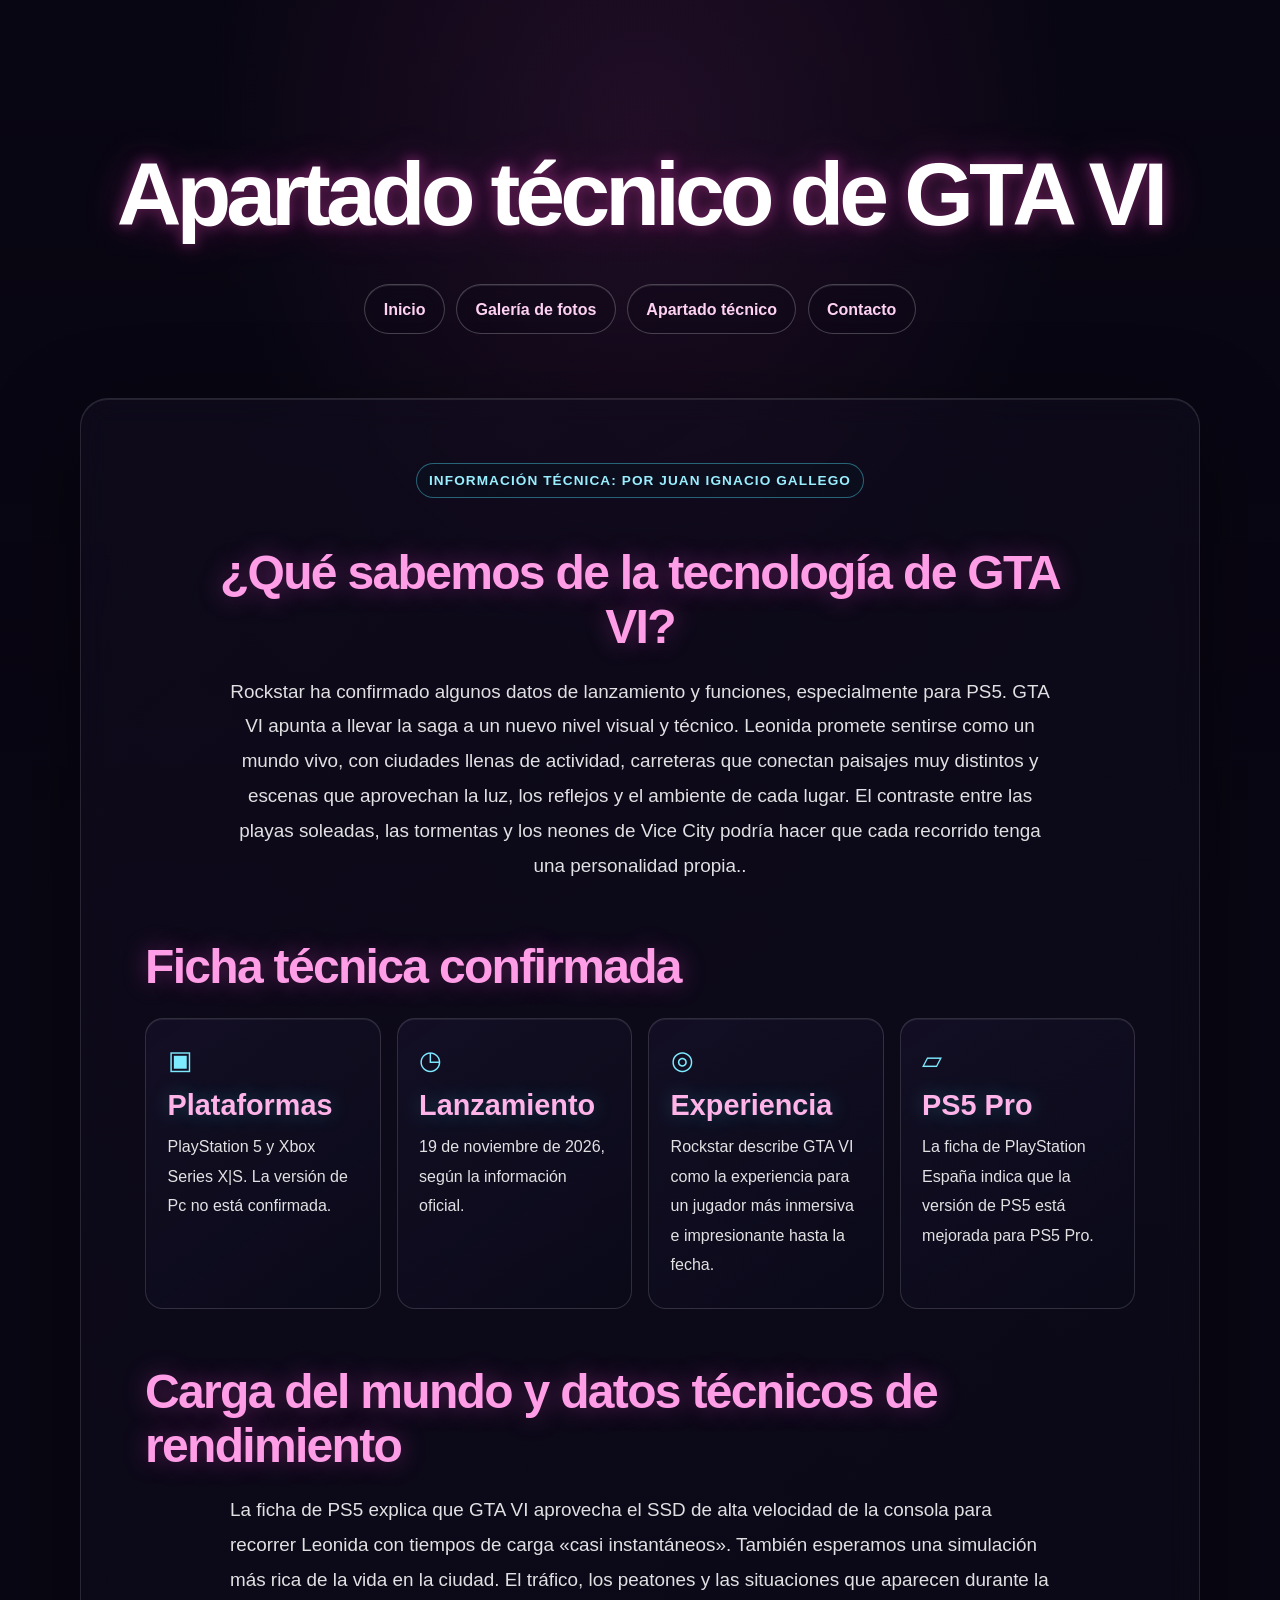
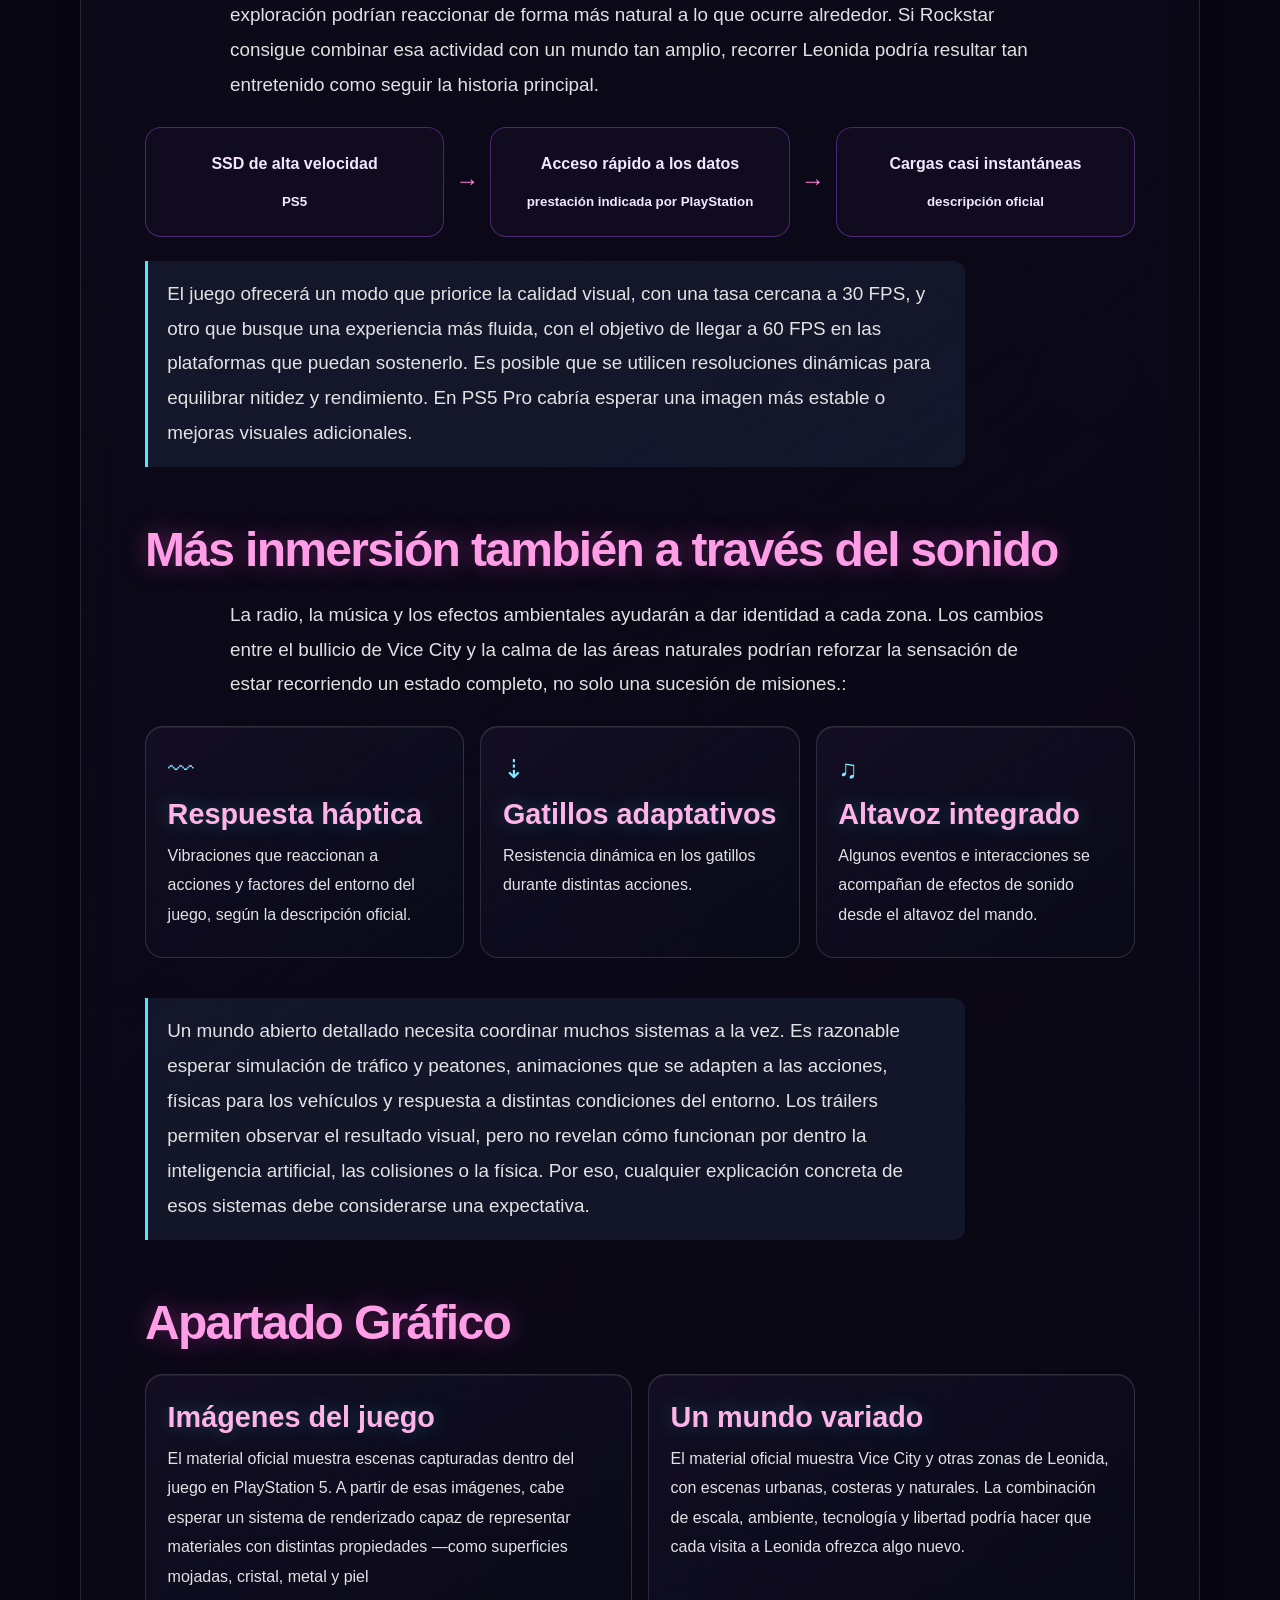
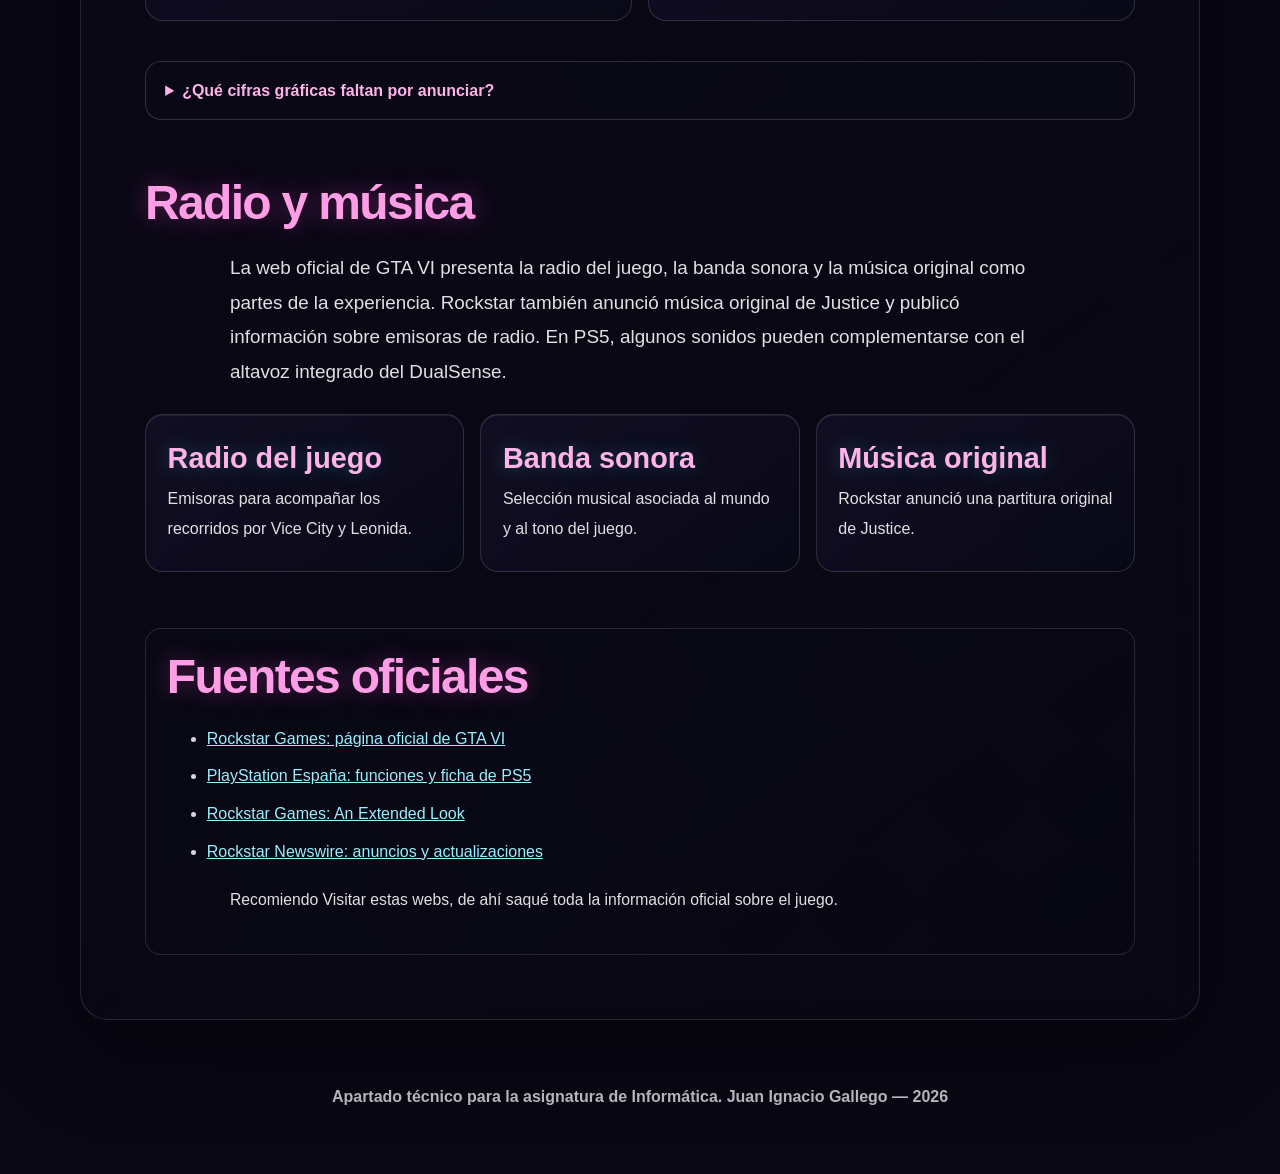
<file: apartado.html>
<!DOCTYPE html>
<html lang="es">
<head>
  <meta charset="UTF-8">
  <meta name="viewport" content="width=device-width, initial-scale=1.0">
  <meta name="theme-color" content="#090713">
  <title>Apartado técnico — GTA VI</title>
  <link rel="stylesheet" href="style.css">
  <style>
    .tech-intro { max-width: 850px; margin: 0 auto 3rem; text-align: center; }
    .tech-label { display: inline-block; padding: .35rem .75rem; border: 1px solid rgb(81 229 255 / 40%); border-radius: 999px; color: #9aefff; background: rgb(8 20 32 / 42%); font-size: .85rem; font-weight: 800; letter-spacing: .08em; text-transform: uppercase; }
    .tech-grid { display: grid; grid-template-columns: repeat(auto-fit, minmax(min(100%, 220px), 1fr)); gap: 1rem; margin: 1.5rem 0 2.5rem; }
    .tech-card { padding: 1.35rem; border: 1px solid rgb(255 255 255 / 14%); border-radius: 18px; background: linear-gradient(145deg, rgb(24 17 42 / 68%), rgb(8 12 26 / 55%)); box-shadow: inset 0 1px rgb(255 255 255 / 7%); }
    .tech-card h3 { margin: .3rem 0 .65rem; color: #ffb3e9; }
    .tech-card p { margin: .4rem 0; font-size: 1rem; }
    .tech-icon { display: block; margin-bottom: .5rem; color: #7deaff; font-size: 1.6rem; }
    .tech-section { margin: 3.5rem 0; }
    .tech-table-wrap { overflow-x: auto; margin: 1.3rem 0 1rem; border: 1px solid rgb(255 255 255 / 14%); border-radius: 16px; }
    .tech-table { width: 100%; border-collapse: collapse; min-width: 610px; background: rgb(10 9 24 / 44%); }
    .tech-table th, .tech-table td { padding: .9rem 1rem; border-bottom: 1px solid rgb(255 255 255 / 10%); text-align: left; vertical-align: top; }
    .tech-table th { color: #9aefff; background: rgb(81 229 255 / 8%); }
    .tech-table tr:last-child td { border-bottom: 0; }
    .tech-flow { display: grid; grid-template-columns: 1fr auto 1fr auto 1fr; align-items: stretch; gap: .7rem; margin: 1.5rem 0; }
    .tech-flow-item { display: grid; place-items: center; min-height: 110px; padding: 1rem; border: 1px solid rgb(168 85 247 / 38%); border-radius: 16px; background: rgb(22 15 38 / 58%); color: #f3e7ff; text-align: center; font-weight: 750; }
    .tech-flow-arrow { align-self: center; color: #ff82dc; font-size: 1.5rem; }
    .tech-note { margin: 1rem 0; padding: 1rem 1.2rem; border-left: 3px solid var(--neon-cyan); border-radius: 0 12px 12px 0; background: rgb(30 37 60 / 52%); color: rgb(255 255 255 / 88%); }
    .tech-details { margin: 1.5rem 0; border: 1px solid rgb(255 255 255 / 16%); border-radius: 16px; background: rgb(12 9 24 / 48%); }
    .tech-details summary { padding: 1rem 1.2rem; color: #ffb3e9; font-weight: 800; cursor: pointer; }
    .tech-details[open] summary { border-bottom: 1px solid rgb(255 255 255 / 12%); }
    .tech-details ul { padding: 0 1.2rem 1rem 2.5rem; }
    .tech-sources { padding: 1.3rem; border: 1px solid rgb(255 255 255 / 12%); border-radius: 16px; background: rgb(9 9 22 / 45%); }
    .tech-sources a { color: #9aefff; }
    .tech-sources li { margin: .55rem 0; }
    @media (max-width: 680px) { .tech-flow { grid-template-columns: 1fr; } .tech-flow-arrow { justify-self: center; transform: rotate(90deg); } }
  </style>
</head>
<body>
  <header>
    <h1>Apartado técnico de GTA VI</h1>
    <nav aria-label="Navegación principal">
      <a class="neon-hover" href="index.html">Inicio</a>
      <a class="neon-hover" href="galeria.html">Galería de fotos</a>
      <a class="neon-hover" href="apartado.html" aria-current="page">Apartado técnico</a>
      <a class="neon-hover" href="contacto.html">Contacto</a>
    </nav>
  </header>
  <main>
    <section class="tech-intro">
      <span class="tech-label">Información técnica: por Juan Ignacio Gallego</span>
      <h2>¿Qué sabemos de la tecnología de GTA VI?</h2>
      <p>Rockstar ha confirmado algunos datos de lanzamiento y funciones, especialmente para PS5. GTA VI apunta a llevar la saga a un nuevo nivel visual y técnico. Leonida promete sentirse como un mundo vivo, con ciudades llenas de actividad, carreteras que conectan paisajes muy distintos y escenas que aprovechan la luz, los reflejos y el ambiente de cada lugar. El contraste entre las playas soleadas, las tormentas y los neones de Vice City podría hacer que cada recorrido tenga una personalidad propia..</p>
    </section>

    <section class="tech-section" aria-labelledby="resumen">
      <h2 id="resumen">Ficha técnica confirmada</h2>
      <div class="tech-grid">
        <article class="tech-card"><span class="tech-icon" aria-hidden="true">▣</span><h3>Plataformas</h3><p>PlayStation 5 y Xbox Series X|S. La versión de Pc no está confirmada.</p></article>
        <article class="tech-card"><span class="tech-icon" aria-hidden="true">◷</span><h3>Lanzamiento</h3><p>19 de noviembre de 2026, según la información oficial.</p></article>
        <article class="tech-card"><span class="tech-icon" aria-hidden="true">◎</span><h3>Experiencia</h3><p>Rockstar describe GTA VI como la experiencia para un jugador más inmersiva e impresionante hasta la fecha.</p></article>
        <article class="tech-card"><span class="tech-icon" aria-hidden="true">▱</span><h3>PS5 Pro</h3><p>La ficha de PlayStation España indica que la versión de PS5 está mejorada para PS5 Pro.</p></article>
      </div>
      
    </section>

    <section class="tech-section" aria-labelledby="carga">
      <h2 id="carga">Carga del mundo y datos técnicos de rendimiento</h2>
      <p>La ficha de PS5 explica que GTA VI aprovecha el SSD de alta velocidad de la consola para recorrer Leonida con tiempos de carga «casi instantáneos». También esperamos una simulación más rica de la vida en la ciudad. El tráfico, los peatones y las situaciones que aparecen durante la exploración podrían reaccionar de forma más natural a lo que ocurre alrededor. Si Rockstar consigue combinar esa actividad con un mundo tan amplio, recorrer Leonida podría resultar tan entretenido como seguir la historia principal.</p>
      <div class="tech-flow" aria-label="Esquema de carga en PS5">
        <div class="tech-flow-item">SSD de alta velocidad<br><small>PS5</small></div><div class="tech-flow-arrow" aria-hidden="true">→</div>
        <div class="tech-flow-item">Acceso rápido a los datos<br><small>prestación indicada por PlayStation</small></div><div class="tech-flow-arrow" aria-hidden="true">→</div>
        <div class="tech-flow-item">Cargas casi instantáneas<br><small>descripción oficial</small></div>
      </div>
      <p class="tech-note">El juego ofrecerá un modo que priorice la calidad visual, con una tasa cercana a 30 FPS, y otro que busque una experiencia más fluida, con el objetivo de llegar a 60 FPS en las plataformas que puedan sostenerlo. Es posible que se utilicen resoluciones dinámicas para equilibrar nitidez y rendimiento. En PS5 Pro cabría esperar una imagen más estable o mejoras visuales adicionales.</p>
    </section>

    <section class="tech-section" aria-labelledby="dualsense">
      <h2 id="dualsense"> Más inmersión también a través del sonido
      </h2>
      <p>La radio, la música y los efectos ambientales ayudarán a dar identidad a cada zona. Los cambios entre el bullicio de Vice City y la calma de las áreas naturales podrían reforzar la sensación de estar recorriendo un estado completo, no solo una sucesión de misiones.:</p>
      <div class="tech-grid">
        <article class="tech-card"><span class="tech-icon" aria-hidden="true">〰</span><h3>Respuesta háptica</h3><p>Vibraciones que reaccionan a acciones y factores del entorno del juego, según la descripción oficial.</p></article>
        <article class="tech-card"><span class="tech-icon" aria-hidden="true">⇣</span><h3>Gatillos adaptativos</h3><p>Resistencia dinámica en los gatillos durante distintas acciones.</p></article>
        <article class="tech-card"><span class="tech-icon" aria-hidden="true">♫</span><h3>Altavoz integrado</h3><p>Algunos eventos e interacciones se acompañan de efectos de sonido desde el altavoz del mando.</p></article>
      </div>
      <p class="tech-note">Un mundo abierto detallado necesita coordinar muchos sistemas a la vez. Es razonable esperar simulación de tráfico y peatones, animaciones que se adapten a las acciones, físicas para los vehículos y respuesta a distintas condiciones del entorno. Los tráilers permiten observar el resultado visual, pero no revelan cómo funcionan por dentro la inteligencia artificial, las colisiones o la física. Por eso, cualquier explicación concreta de esos sistemas debe considerarse una expectativa.</p>
    </section>

    <section class="tech-section" aria-labelledby="imagen">
      <h2 id="imagen">Apartado Gráfico</h2>
      <div class="tech-grid">
        <article class="tech-card"><h3>Imágenes del juego</h3><p>El material oficial muestra escenas capturadas dentro del juego en PlayStation 5.  A partir de esas imágenes, cabe esperar un sistema de renderizado capaz de representar materiales con distintas propiedades —como superficies mojadas, cristal, metal y piel</p></article>
        <article class="tech-card"><h3>Un mundo variado</h3><p>El material oficial muestra Vice City y otras zonas de Leonida, con escenas urbanas, costeras y naturales. La combinación de escala, ambiente, tecnología y libertad podría hacer que cada visita a Leonida ofrezca algo nuevo.</p></article>
        
      </div>
      <details class="tech-details">
        <summary>¿Qué cifras gráficas faltan por anunciar?</summary>
        <ul>
          <li>Resolución objetivo en cada consola.</li>
          <li>FPS y modos de rendimiento o calidad.</li>
          <li>Uso concreto de trazado de rayos y otras técnicas de iluminación.</li>
          <li>Requisitos mínimos o recomendados para PC y una posible fecha de esa versión.</li>
        </ul>
      </details>
    </section>

    <section class="tech-section" aria-labelledby="audio">
      <h2 id="audio">Radio y música</h2>
      <p>La web oficial de GTA VI presenta la radio del juego, la banda sonora y la música original como partes de la experiencia. Rockstar también anunció música original de Justice y publicó información sobre emisoras de radio. En PS5, algunos sonidos pueden complementarse con el altavoz integrado del DualSense.</p>
      <div class="tech-grid">
        <article class="tech-card"><h3>Radio del juego</h3><p>Emisoras para acompañar los recorridos por Vice City y Leonida.</p></article>
        <article class="tech-card"><h3>Banda sonora</h3><p>Selección musical asociada al mundo y al tono del juego.</p></article>
        <article class="tech-card"><h3>Música original</h3><p>Rockstar anunció una partitura original de Justice.</p></article>
      </div>
    </section>

   
    <section class="tech-sources" aria-labelledby="fuentes">
      <h2 id="fuentes">Fuentes oficiales</h2>
      <ul>
        <li><a href="https://www.rockstargames.com/VI" target="_blank" rel="noopener noreferrer">Rockstar Games: página oficial de GTA VI</a></li>
        <li><a href="https://www.playstation.com/es-es/games/grand-theft-auto-vi/" target="_blank" rel="noopener noreferrer">PlayStation España: funciones y ficha de PS5</a></li>
        <li><a href="https://www.rockstargames.com/VI/an-extended-look" target="_blank" rel="noopener noreferrer">Rockstar Games: An Extended Look</a></li>
        <li><a href="https://www.rockstargames.com/newswire/" target="_blank" rel="noopener noreferrer">Rockstar Newswire: anuncios y actualizaciones</a></li>
      </ul>
      <p><small> Recomiendo Visitar estas webs, de ahí saqué toda la información oficial sobre el juego.</small></p>
    </section>
  </main>
  <footer><p>Apartado técnico para la asignatura de Informática. Juan Ignacio Gallego — 2026</p></footer>
    <script src="script.js"></script>
  </body>
</html>
</file>
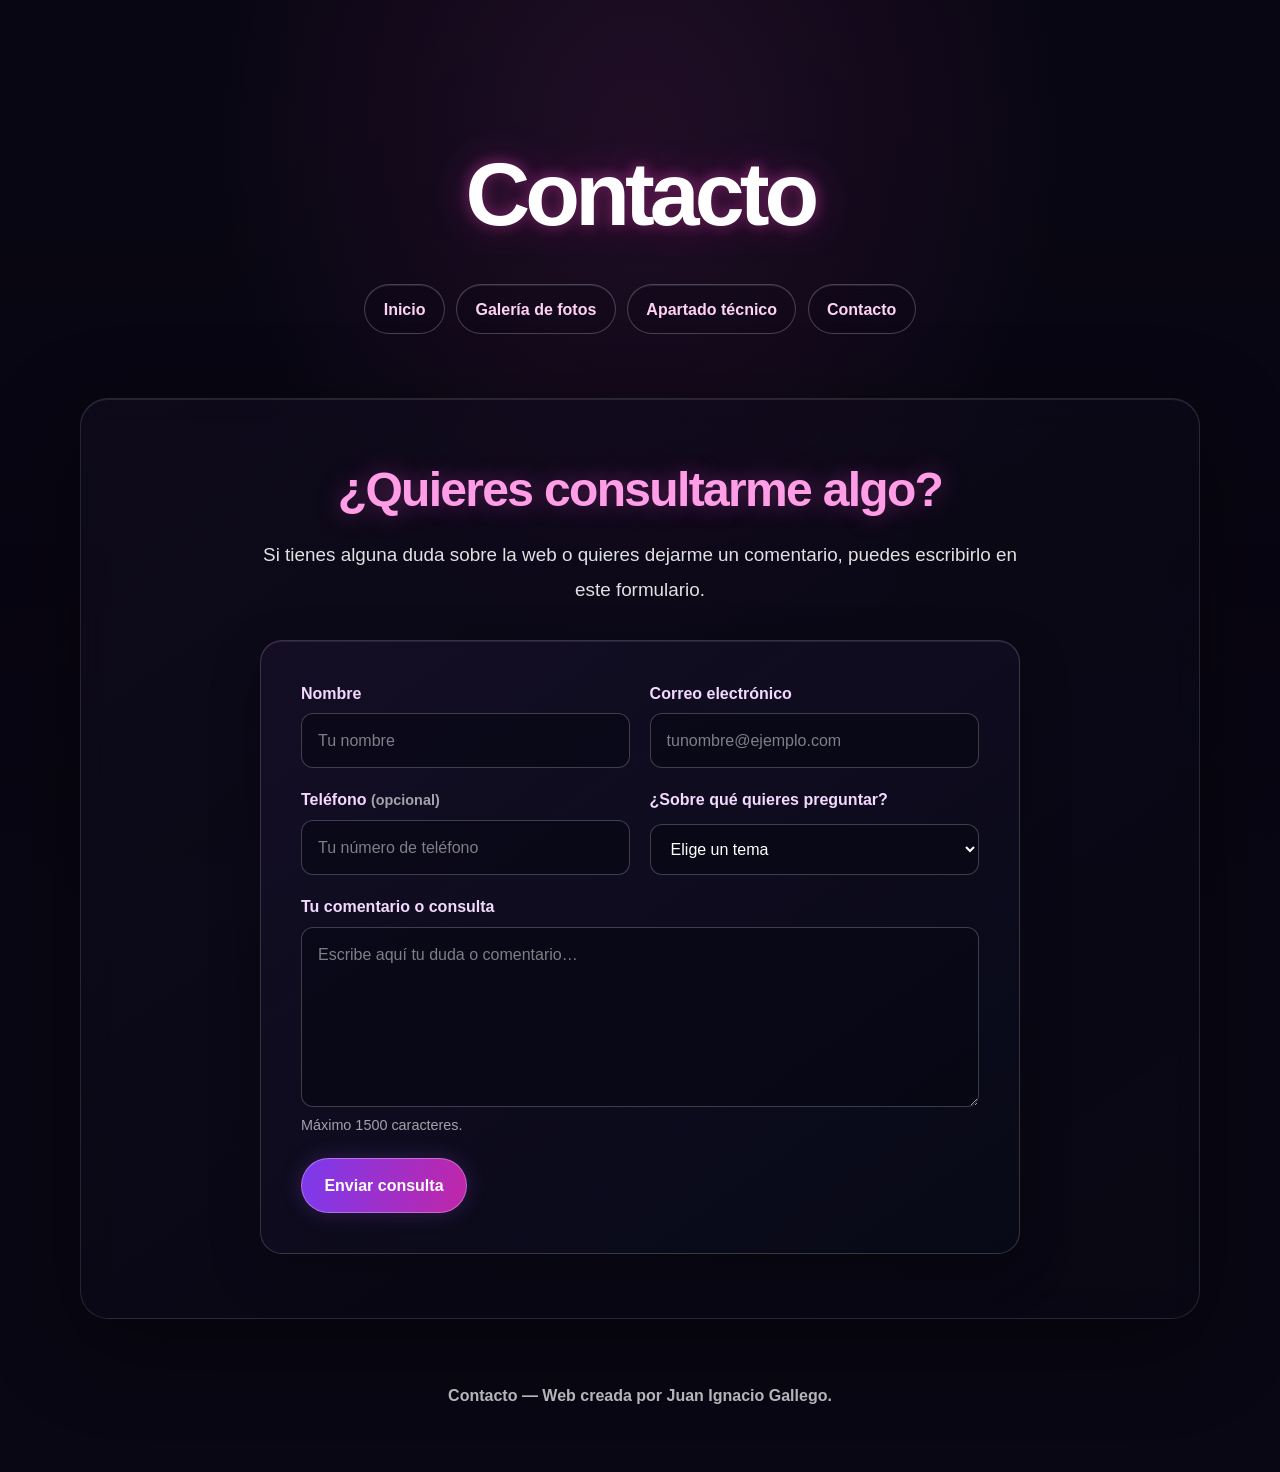
<file: contacto.html>
<!DOCTYPE html>
<html lang="es">
<head>
  <meta charset="UTF-8">
  <meta name="viewport" content="width=device-width, initial-scale=1.0">
  <meta name="theme-color" content="#090713">
  <title>Contacto — GTA VI</title>
  <link rel="stylesheet" href="style.css">
  <style>
    .contacto-intro { max-width: 760px; margin: 0 auto 2rem; text-align: center; }
    .formulario-contacto { max-width: 760px; margin: 0 auto; padding: clamp(1.2rem, 4vw, 2.5rem); border: 1px solid rgb(255 255 255 / 17%); border-radius: 22px; background: linear-gradient(145deg, rgb(24 17 42 / 70%), rgb(8 12 26 / 60%)); box-shadow: 0 18px 50px rgb(0 0 0 / 28%), inset 0 1px rgb(255 255 255 / 8%); }
    .campos-contacto { display: grid; grid-template-columns: repeat(2, minmax(0, 1fr)); gap: 1.2rem; }
    .campo { display: grid; gap: .45rem; }
    .campo-completo { grid-column: 1 / -1; }
    .campo label { color: #f3d9ff; font-weight: 750; }
    .campo input, .campo select, .campo textarea { width: 100%; padding: .85rem 1rem; border: 1px solid rgb(255 255 255 / 22%); border-radius: 12px; outline: none; background: rgb(7 8 19 / 58%); color: white; font: inherit; transition: border-color .2s ease, box-shadow .2s ease; }
    .campo input::placeholder, .campo textarea::placeholder { color: rgb(255 255 255 / 48%); }
    .campo select option { color: white; background: #151024; }
    .campo input:focus, .campo select:focus, .campo textarea:focus { border-color: var(--neon-cyan); box-shadow: 0 0 0 3px rgb(81 229 255 / 15%); }
    .campo textarea { min-height: 180px; resize: vertical; }
    .ayuda-campo { color: rgb(255 255 255 / 62%); font-size: .9rem; }
    .boton-enviar { margin-top: 1.3rem; padding: .85rem 1.4rem; border: 1px solid rgb(255 255 255 / 30%); border-radius: 999px; color: white; background: linear-gradient(100deg, #7c3aed, #c026a8); font: inherit; font-weight: 800; cursor: pointer; box-shadow: 0 0 22px rgb(168 85 247 / 22%); transition: transform .2s ease, box-shadow .2s ease; }
    .boton-enviar:hover, .boton-enviar:focus-visible { transform: translateY(-2px); box-shadow: 0 0 24px rgb(255 79 216 / 40%); }
    .aviso-formulario { margin: 1rem 0 0; padding: .9rem 1rem; border-left: 3px solid var(--neon-cyan); border-radius: 0 10px 10px 0; background: rgb(81 229 255 / 8%); color: rgb(255 255 255 / 88%); }
    .resultado-formulario { margin: 1rem 0 0; padding: 1rem; border: 1px solid rgb(255 79 216 / 42%); border-radius: 12px; background: rgb(50 15 48 / 45%); color: #ffe1f6; }
    @media (max-width: 620px) { .campos-contacto { grid-template-columns: 1fr; } .campo-completo { grid-column: auto; } }
  </style>
</head>
<body>
  <header>
    <h1>Contacto</h1>
    <nav aria-label="Navegación principal">
      <a class="neon-hover" href="index.html">Inicio</a>
      <a class="neon-hover" href="galeria.html">Galería de fotos</a>
      <a class="neon-hover" href="apartado.html">Apartado técnico</a>
      <a class="neon-hover" href="contacto.html" aria-current="page">Contacto</a>
    </nav>
  </header>
  <main>
    <section class="contacto-intro">
      <h2>¿Quieres consultarme algo?</h2>
      <p>Si tienes alguna duda sobre la web o quieres dejarme un comentario, puedes escribirlo en este formulario.</p>
    </section>
    <form class="formulario-contacto" id="formulario-contacto">
      <div class="campos-contacto">
        <div class="campo">
          <label for="nombre">Nombre</label>
          <input id="nombre" name="nombre" type="text" autocomplete="name" placeholder="Tu nombre" required>
        </div>
        <div class="campo">
          <label for="correo">Correo electrónico</label>
          <input id="correo" name="correo" type="email" autocomplete="email" placeholder="tunombre@ejemplo.com" required>
        </div>
        <div class="campo">
          <label for="telefono">Teléfono <span class="ayuda-campo">(opcional)</span></label>
          <input id="telefono" name="telefono" type="tel" autocomplete="tel" placeholder="Tu número de teléfono">
        </div>
        <div class="campo">
          <label for="tema">¿Sobre qué quieres preguntar?</label>
          <select id="tema" name="tema" required>
            <option value="" selected disabled>Elige un tema</option>
            <option value="gta-vi">GTA VI</option>
            <option value="web">La página web</option>
            <option value="otro">Otro tema</option>
          </select>
        </div>
        <div class="campo campo-completo">
          <label for="comentario">Tu comentario o consulta</label>
          <textarea id="comentario" name="comentario" maxlength="1500" placeholder="Escribe aquí tu duda o comentario…" required></textarea>
          <span class="ayuda-campo">Máximo 1500 caracteres.</span>
        </div>
      </div>
      <button class="boton-enviar" type="submit">Enviar consulta</button>
     
    </form>
  </main>
  <footer><p>Contacto — Web creada por Juan Ignacio Gallego.</p></footer>
  
    <script src="script.js"></script>
  </body>
</html>
</file>
<file: style.css>
/* GTA VI — estética neón reutilizable */
:root {
  color-scheme: dark;
  --neon-pink: #ff4fd8;
  --neon-violet: #a855f7;
  --neon-cyan: #51e5ff;
  --ink: #090713;
  --glass: rgb(12 9 24 / 72%);
  --soft-glow: 0 0 12px rgb(255 79 216 / 35%), 0 0 32px rgb(168 85 247 / 18%);
}

* { box-sizing: border-box; }
html { scroll-behavior: smooth; }
body {
  min-height: 100vh;
  margin: 0;
  overflow-x: hidden;
  background: var(--ink) url("https://external-content.duckduckgo.com/iu/?u=https%3A%2F%2Fimages.hdqwalls.com%2Fdownload%2Fgta-6-palms-trees-5b-2880x1800.jpg&f=1&nofb=1&ipt=61c76aba25703b7889474390ba095d32c22a62dc1efd95130115f4691d2abdc4&ipo=images") center / cover fixed no-repeat;
  color: #fff;
  font-family: Inter, "Segoe UI", Arial, sans-serif;
  line-height: 1.6;
}
body::before {
  content: "";
  position: fixed;
  inset: 0;
  z-index: 0;
  pointer-events: none;
  background: linear-gradient(180deg, rgb(8 5 18 / 15%), rgb(8 5 18 / 27%) 55%, rgb(9 7 19 / 42%) 100%),
              radial-gradient(ellipse at 50% 15%, rgb(255 79 216 / 12%), transparent 48%);
}
body > * { position: relative; z-index: 1; }
::selection { color: #100818; background: var(--neon-cyan); }

header { text-align: center; padding: clamp(7rem, 16vh, 12rem) 1rem 4rem; }
h1, h2, h3 { line-height: 1.12; }
h1 {
  max-width: 1100px;
  margin: 0 auto 2.5rem;
  color: #fff;
  font-size: clamp(2.8rem, 7vw, 6rem);
  font-weight: 900;
  letter-spacing: -.055em;
  text-wrap: balance;
  text-shadow: 0 3px 18px rgb(0 0 0 / 72%), 0 0 14px rgb(255 79 216 / 65%), 0 0 42px rgb(255 79 216 / 32%);
  animation: title-arrive .9s both;
}
nav { display: flex; justify-content: center; flex-wrap: wrap; gap: .7rem; }
nav a {
  position: relative;
  display: inline-block;
  overflow: hidden;
  padding: .7rem 1.15rem;
  border: 1px solid rgb(255 255 255 / 23%);
  border-radius: 999px;
  background: rgb(12 9 24 / 28%);
  color: #ffd2f4;
  font-weight: 750;
  text-decoration: none;
  backdrop-filter: blur(12px);
  box-shadow: inset 0 1px rgb(255 255 255 / 10%);
  transition: color .25s ease, border-color .25s ease, transform .25s ease, box-shadow .25s ease;
}
nav a:hover, nav a:focus-visible {
  color: white;
  border-color: var(--neon-pink);
  transform: translateY(-3px);
  box-shadow: var(--soft-glow), 0 8px 24px rgb(0 0 0 / 25%);
}

main {
  width: min(1120px, calc(100% - 2rem));
  min-height: 60vh;
  margin: 0 auto;
  padding: clamp(1.5rem, 5vw, 4rem);
  border: 1px solid rgb(255 255 255 / 12%);
  border-radius: 28px;
  background: linear-gradient(145deg, rgb(20 14 35 / 48%), rgb(8 8 20 / 42%));
  box-shadow: 0 24px 90px rgb(0 0 0 / 42%), inset 0 1px rgb(255 255 255 / 10%);
  backdrop-filter: blur(16px);
}
main h2 {
  margin: 3rem 0 1.3rem;
  color: #ff9de7;
  font-size: clamp(1.8rem, 4vw, 3rem);
  font-weight: 850;
  letter-spacing: -.035em;
  text-shadow: 0 0 24px rgb(255 79 216 / 36%);
}
main h2:first-child { margin-top: 0; }
main h3 { margin-top: 2.5rem; color: #9aefff; font-size: clamp(1.3rem, 2.6vw, 1.8rem); text-shadow: 0 0 20px rgb(81 229 255 / 28%); }
main p { max-width: 820px; margin: 1rem auto; color: rgb(255 255 255 / 88%); font-size: clamp(1.03rem, 1.7vw, 1.18rem); font-weight: 500; line-height: 1.85; }
.imagen-introduccion {
  display: block;
  width: min(82%, 820px);
  height: auto;
  margin: 2rem auto;
  border: 1px solid rgb(255 255 255 / 22%);
  border-radius: 22px;
  box-shadow: 0 0 0 1px rgb(255 79 216 / 12%), 0 18px 55px rgb(0 0 0 / 50%), 0 0 32px rgb(168 85 247 / 22%);
  transition: transform .45s ease, box-shadow .45s ease;
}
.imagen-introduccion:hover { transform: scale(1.015); box-shadow: 0 20px 60px rgb(0 0 0 / 52%), 0 0 42px rgb(255 79 216 / 30%); }

ol { padding-left: 2rem; }
ol > li { margin: 2.5rem 0; padding-left: .4rem; }
ol > li::marker { color: var(--neon-cyan); font-weight: 800; }
ul { color: rgb(255 255 255 / 84%); line-height: 1.8; }
li strong { color: #ffd1f4; }

.carrusel-era { max-width: 820px; margin: 1.2rem auto 1.8rem; text-align: center; }
.carrusel-ventana {
  overflow: hidden;
  border: 1px solid rgb(255 255 255 / 17%);
  border-radius: 20px;
  background: #111;
  box-shadow: 0 18px 50px rgb(0 0 0 / 42%), 0 0 25px rgb(168 85 247 / 18%);
}
.carrusel-pista { display: flex; transition: transform 500ms cubic-bezier(.2,.8,.2,1); }
.carrusel-enlace {
  position: relative;
  display: block;
  flex: 0 0 100%;
  height: clamp(240px, 42vw, 470px);
  overflow: hidden;
  color: white;
  text-decoration: none;
}
.carrusel-enlace img { display: block; width: 100%; height: 100%; object-fit: contain; background: #111; transition: transform .65s ease, filter .4s ease; }
.carrusel-enlace::after {
  content: "";
  position: absolute;
  inset: 0;
  pointer-events: none;
  background: linear-gradient(110deg, transparent 25%, rgb(255 255 255 / 18%) 48%, transparent 68%);
  transform: translateX(-120%);
  transition: transform .7s ease;
}
.carrusel-enlace:hover img { transform: scale(1.035); filter: saturate(1.15); }
.carrusel-enlace:hover::after { transform: translateX(120%); }
.carrusel-enlace span { position: absolute; z-index: 1; right: 0; bottom: 0; left: 0; padding: 2.5rem 1.2rem 1.2rem; background: linear-gradient(transparent, rgb(0 0 0 / 90%)); font-size: 1.15rem; font-weight: 850; text-shadow: 0 2px 10px #000; }
.carrusel-controles { display: flex; align-items: center; justify-content: center; gap: 1rem; margin-top: 1rem; }
.carrusel-controles button {
  width: 46px;
  height: 46px;
  border: 1px solid rgb(255 255 255 / 55%);
  border-radius: 50%;
  color: white;
  background: rgb(22 14 38 / 42%);
  font-size: 1.5rem;
  cursor: pointer;
  transition: transform .2s ease, border-color .2s ease, box-shadow .2s ease, background .2s ease;
}
.carrusel-controles button:hover, .carrusel-controles button:focus-visible { transform: scale(1.08); border-color: var(--neon-cyan); background: #43226d; box-shadow: 0 0 18px rgb(81 229 255 / 48%); }
.carrusel-indicador { min-width: 4rem; color: #e9c8ff; font-weight: 750; }
footer { padding: 3rem 1rem; color: rgb(255 255 255 / 70%); text-align: center; font-weight: 650; }

/* Clases reutilizables: añade una o varias a cualquier elemento */
.neon-hover { position: relative; isolation: isolate; transition: transform .25s ease, box-shadow .25s ease, border-color .25s ease; }
.neon-hover::before {
  content: "";
  position: absolute;
  inset: -2px;
  z-index: -1;
  border-radius: inherit;
  opacity: 0;
  background: radial-gradient(90px circle at var(--pointer-x, 50%) var(--pointer-y, 50%), rgb(81 229 255 / 72%), transparent 72%), radial-gradient(130px circle at 80% 20%, rgb(255 79 216 / 38%), transparent 72%);
  filter: blur(10px);
  transition: opacity .25s ease;
  pointer-events: none;
}
.neon-hover:hover, .neon-hover:focus-visible { transform: translateY(-3px); box-shadow: 0 0 18px rgb(81 229 255 / 26%), 0 0 38px rgb(255 79 216 / 20%); }
.neon-hover:hover::before, .neon-hover:focus-visible::before { opacity: 1; }
.neon-card { border: 1px solid rgb(255 255 255 / 14%); border-radius: 20px; background: var(--glass); backdrop-filter: blur(12px); }
.neon-text { color: white; text-shadow: 0 0 8px var(--neon-cyan), 0 0 22px var(--neon-violet); }
.neon-link { color: #ffc3ef; text-decoration-color: rgb(255 79 216 / 55%); text-underline-offset: .2em; transition: color .2s ease, text-shadow .2s ease; }
.neon-link:hover, .neon-link:focus-visible { color: white; text-shadow: 0 0 8px var(--neon-pink), 0 0 20px var(--neon-pink); }

@keyframes title-arrive { from { opacity: 0; transform: translateY(18px); } to { opacity: 1; transform: translateY(0); } }
@media (max-width: 640px) {
  header { padding-top: 6rem; }
  main { width: min(100% - 1rem, 1120px); padding: 1.25rem; border-radius: 20px; }
  .imagen-introduccion { width: 100%; }
  ol { padding-left: 1.3rem; }
}
@media (prefers-reduced-motion: reduce) {
  *, *::before, *::after { scroll-behavior: auto !important; animation-duration: .01ms !important; animation-iteration-count: 1 !important; transition-duration: .01ms !important; }
}
</file>
